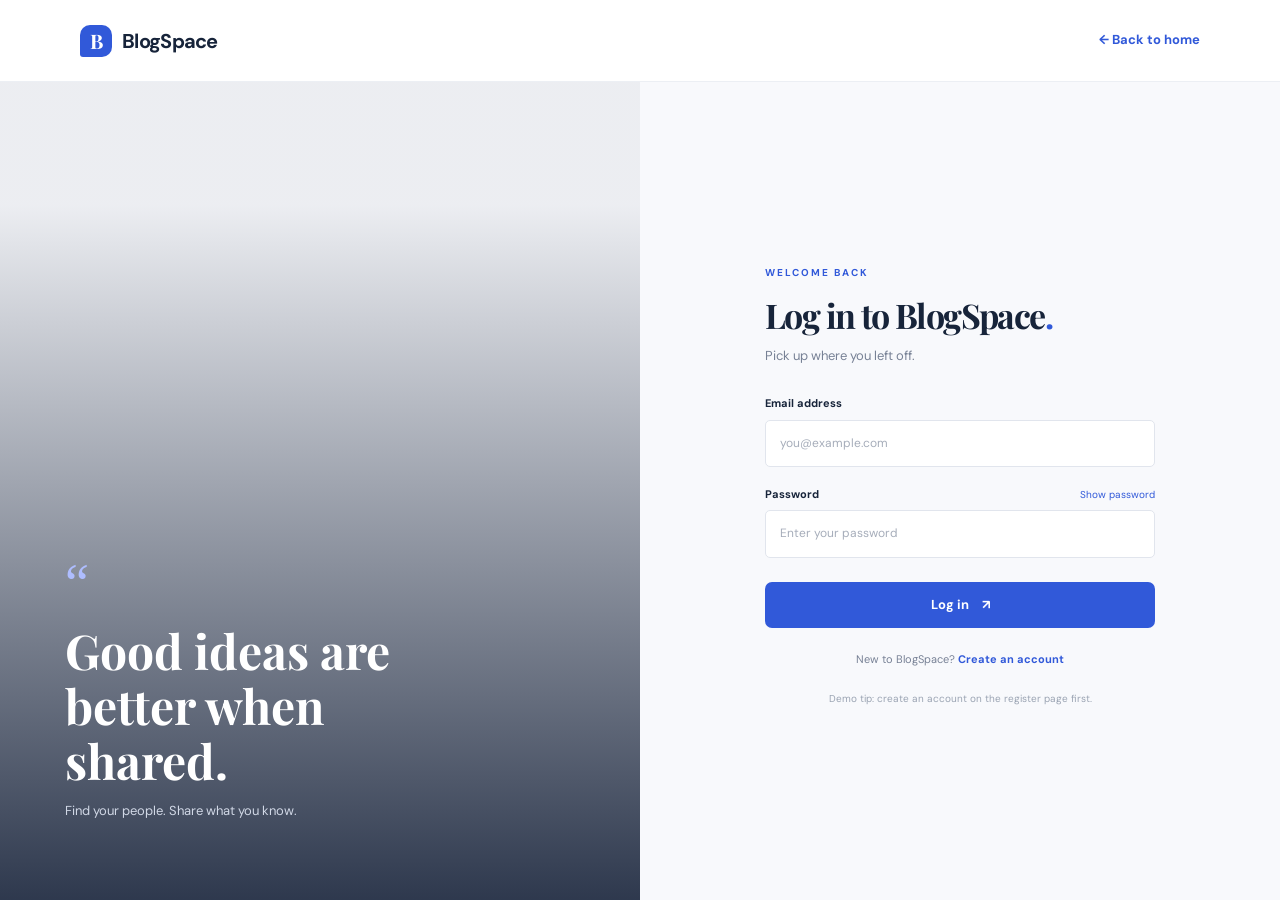
<file: BlogSpace/create-blog.html>
<!DOCTYPE html>
<html lang="en">
  <head>
    <meta charset="UTF-8" />
    <meta name="viewport" content="width=device-width, initial-scale=1.0" />
    <title>Create a story | BlogSpace</title>

    <link rel="preconnect" href="https://fonts.googleapis.com" />
    <link rel="preconnect" href="https://fonts.gstatic.com" crossorigin />
    <link
      href="https://fonts.googleapis.com/css2?family=DM+Sans:wght@400;500;600;700&family=Playfair+Display:wght@600;700&display=swap"
      rel="stylesheet"
    />
    <link rel="stylesheet" href="css/style.css" />
    <link rel="stylesheet" href="css/dashboard.css" />
  </head>

  <body class="dashboard-page">
    <header class="site-header">
      <div class="container nav-wrap">
        <a class="brand" href="index.html">
          <span class="brand-mark">B</span> BlogSpace
        </a>

        <div class="dashboard-top-actions">
          <a href="dashboard.html" class="login-link">← Dashboard</a>
          <span class="user-avatar" id="userAvatar">U</span>
        </div>
      </div>
    </header>

    <main class="container editor-main">
      <div class="editor-heading">
        <div>
          <p class="eyebrow">THE EDITOR</p>
          <h1 id="editorHeading">
            Create a story<span class="heading-dot">.</span>
          </h1>
          <p>Put your thoughts into words. You can save a draft and finish later.</p>
        </div>
      </div>

      <div class="editor-layout">
        <form class="editor-form" id="blogForm">
          <div class="form-message" id="blogMessage" role="alert"></div>

          <label for="blogTitle">Story title</label>
          <input
            id="blogTitle"
            type="text"
            placeholder="Give your story a good title..."
            maxlength="100"
            required
          />

          <label for="blogCategory">Category</label>
          <select id="blogCategory" required>
            <option value="">Choose a category</option>
            <option>Technology</option>
            <option>Lifestyle</option>
            <option>Design</option>
            <option>Learning</option>
            <option>Travel</option>
            <option>Personal</option>
          </select>

          <label for="blogImage">
            Cover image URL <span class="optional-label">Optional</span>
          </label>
          <input id="blogImage" type="url" placeholder="https://example.com/image.jpg" />

          <label for="blogExcerpt">Short introduction</label>
          <textarea
            id="blogExcerpt"
            rows="3"
            maxlength="220"
            placeholder="A short summary to help readers decide..."
            required
          ></textarea>

          <label for="blogContent">Your story</label>
          <textarea
            id="blogContent"
            class="story-content"
            rows="14"
            placeholder="Start writing here..."
            required
          ></textarea>

          <div class="editor-actions">
            <a class="cancel-link" href="dashboard.html">Cancel</a>

            <div>
              <button class="button button-outline" type="button" id="saveDraftButton">
                Save draft
              </button>
              <button class="button" type="submit" id="publishButton">
                Publish story ↗
              </button>
            </div>
          </div>
        </form>

        <aside class="editor-tip">
          <span class="tip-icon">✦</span>
          <h3>A note for writers</h3>
          <p>
            Write like you are talking to a real person. A clear idea and an honest
            voice are more important than perfect words.
          </p>

          <div class="tip-divider"></div>

          <strong>Before you publish</strong>
          <ul>
            <li>Choose a clear title</li>
            <li>Add a short introduction</li>
            <li>Check your spelling</li>
            <li>Give your story a category</li>
          </ul>
        </aside>
      </div>
    </main>

    <script src="js/main.js"></script>
    <script src="js/blog.js"></script>
  </body>
</html>
</file>
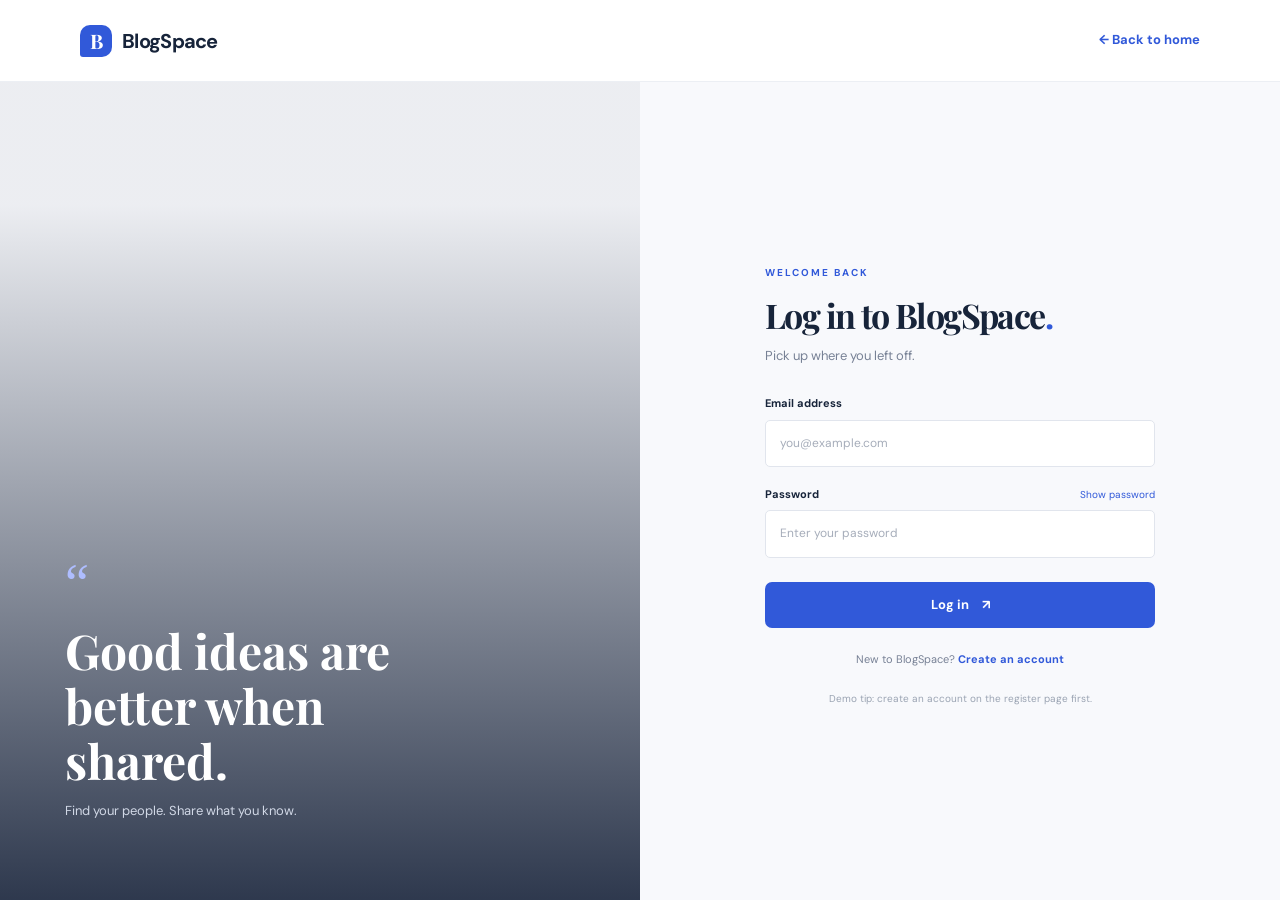
<file: BlogSpace/dashboard.html>
<!DOCTYPE html>
<html lang="en">
  <head>
    <meta charset="UTF-8" />
    <meta name="viewport" content="width=device-width, initial-scale=1.0" />
    <title>My dashboard | BlogSpace</title>

    <link rel="preconnect" href="https://fonts.googleapis.com" />
    <link rel="preconnect" href="https://fonts.gstatic.com" crossorigin />
    <link
      href="https://fonts.googleapis.com/css2?family=DM+Sans:wght@400;500;600;700&family=Playfair+Display:wght@600;700&display=swap"
      rel="stylesheet"
    />
    <link rel="stylesheet" href="css/style.css" />
    <link rel="stylesheet" href="css/dashboard.css" />
  </head>

  <body class="dashboard-page">
    <header class="site-header">
      <div class="container nav-wrap">
        <a class="brand" href="index.html">
          <span class="brand-mark">B</span> BlogSpace
        </a>

        <div class="dashboard-top-actions">
          <a href="index.html" class="login-link">View website ↗</a>
          <span class="user-avatar" id="userAvatar">U</span>
          <button class="logout-button" id="logoutButton">Log out</button>
        </div>
      </div>
    </header>

    <main class="container dashboard-main">
      <div class="dashboard-welcome">
        <div>
          <p class="eyebrow">YOUR WRITING SPACE</p>
          <h1>
            Good to see you, <span id="welcomeName">Writer</span>
            <span class="heading-dot">.</span>
          </h1>
          <p>Here is what is happening with your stories.</p>
        </div>

        <a class="button" href="create-blog.html">＋ Write a story</a>
      </div>

      <section class="stats-grid">
        <article class="stat-card">
          <span class="stat-icon">▤</span>
          <p>Total stories</p>
          <strong id="totalStories">0</strong>
          <small>All your posts</small>
        </article>

        <article class="stat-card">
          <span class="stat-icon stat-green">↗</span>
          <p>Published</p>
          <strong id="publishedStories">0</strong>
          <small>Live on BlogSpace</small>
        </article>

        <article class="stat-card">
          <span class="stat-icon stat-orange">◷</span>
          <p>Drafts</p>
          <strong id="draftStories">0</strong>
          <small>Still in progress</small>
        </article>
      </section>

      <section class="dashboard-list-section">
        <div class="list-heading">
          <div>
            <p class="eyebrow">YOUR CONTENT</p>
            <h2>My stories</h2>
          </div>
          <a href="create-blog.html" class="text-link">Create a post →</a>
        </div>

        <div class="table-wrap">
          <table class="posts-table">
            <thead>
              <tr>
                <th>STORY</th>
                <th>CATEGORY</th>
                <th>STATUS</th>
                <th>DATE</th>
                <th>ACTIONS</th>
              </tr>
            </thead>
            <tbody id="dashboardPosts"></tbody>
          </table>
        </div>

        <div class="dashboard-empty" id="dashboardEmpty">
          <div class="empty-illustration">✎</div>
          <h3>Your first story is waiting.</h3>
          <p>Start writing and your posts will show up here.</p>
          <a class="button" href="create-blog.html">Write your first story</a>
        </div>
      </section>
    </main>

    <script src="js/main.js"></script>
    <script src="js/blog.js"></script>
    <script src="js/dashboard.js"></script>
  </body>
</html>
</file>
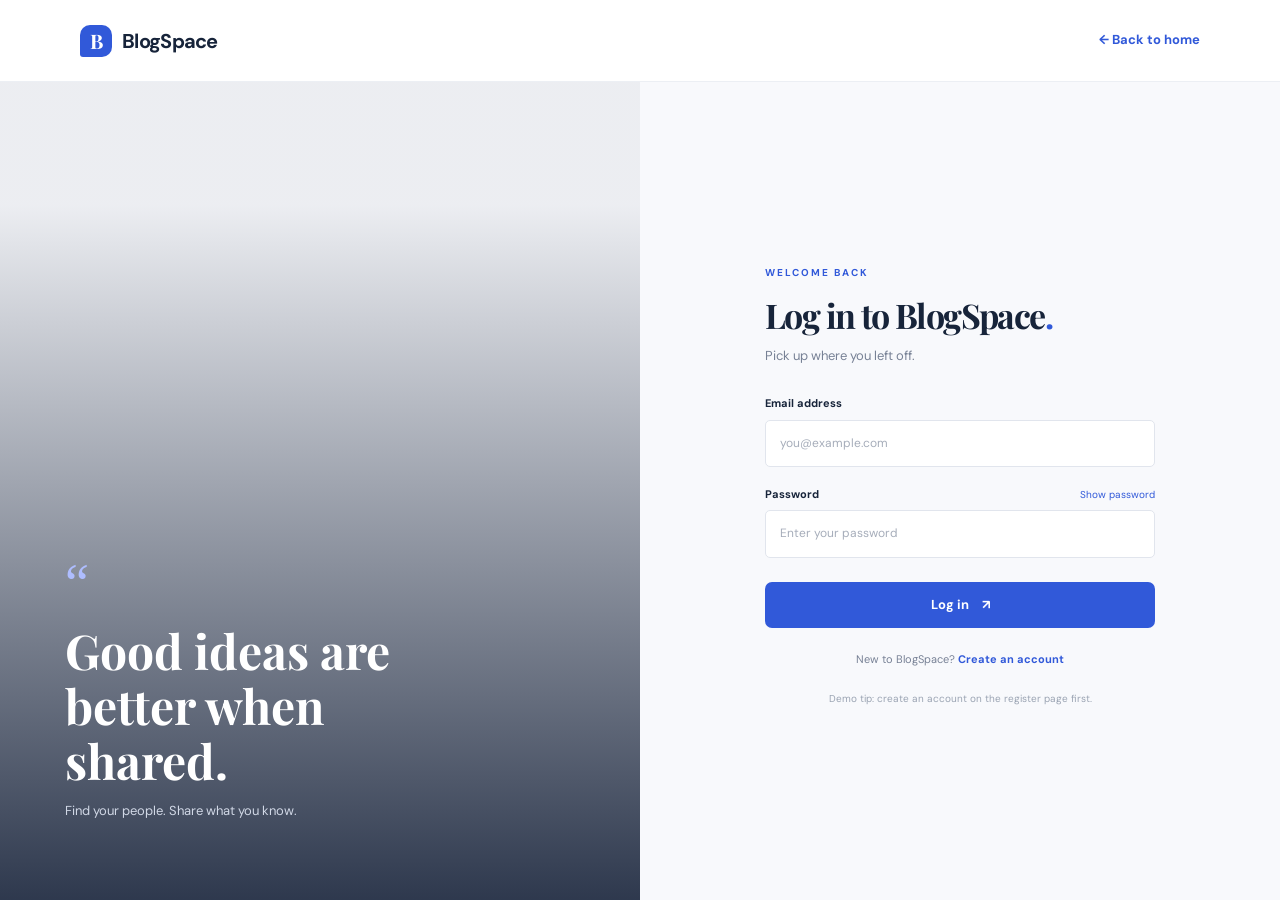
<file: BlogSpace/login.html>
<!DOCTYPE html>
<html lang="en">
  <head>
    <meta charset="UTF-8" />
    <meta name="viewport" content="width=device-width, initial-scale=1.0" />
    <title>Log in | BlogSpace</title>

    <link rel="preconnect" href="https://fonts.googleapis.com" />
    <link rel="preconnect" href="https://fonts.gstatic.com" crossorigin />
    <link
      href="https://fonts.googleapis.com/css2?family=DM+Sans:wght@400;500;600;700&family=Playfair+Display:wght@600;700&display=swap"
      rel="stylesheet"
    />
    <link rel="stylesheet" href="css/style.css" />
    <link rel="stylesheet" href="css/auth.css" />
  </head>

  <body class="auth-page">
    <header class="site-header">
      <div class="container nav-wrap">
        <a class="brand" href="index.html">
          <span class="brand-mark">B</span> BlogSpace
        </a>
        <a class="text-link" href="index.html">← Back to home</a>
      </div>
    </header>

    <main class="auth-layout">
      <section class="auth-image login-image" aria-label="Welcome section">
        <div class="auth-image-copy">
          <span class="auth-quote-mark">“</span>
          <h2>Good ideas are<br />better when shared.</h2>
          <p>Find your people. Share what you know.</p>
        </div>
      </section>

      <section class="auth-form-side">
        <div class="auth-form-box">
          <p class="eyebrow">WELCOME BACK</p>
          <h1>Log in to BlogSpace<span class="heading-dot">.</span></h1>
          <p class="form-lead">Pick up where you left off.</p>

          <div class="form-message" id="loginMessage" role="alert" aria-live="polite"></div>

          <form id="loginForm">
            <label for="loginEmail">Email address</label>
            <input
              id="loginEmail"
              name="email"
              type="email"
              placeholder="you@example.com"
              autocomplete="email"
              required
            />

            <div class="label-row">
              <label for="loginPassword">Password</label>
              <a href="#" class="small-link" id="toggleLoginPassword">Show password</a>
            </div>
            <input
              id="loginPassword"
              name="password"
              type="password"
              placeholder="Enter your password"
              autocomplete="current-password"
              required
            />

            <button class="button form-submit" type="submit">
              Log in <span>↗</span>
            </button>
          </form>

          <p class="auth-switch">
            New to BlogSpace?
            <a href="register.html">Create an account</a>
          </p>

          <p class="demo-hint">Demo tip: create an account on the register page first.</p>
        </div>
      </section>
    </main>

    <script src="js/main.js"></script>
    <script src="js/auth.js"></script>
  </body>
</html>
</file>
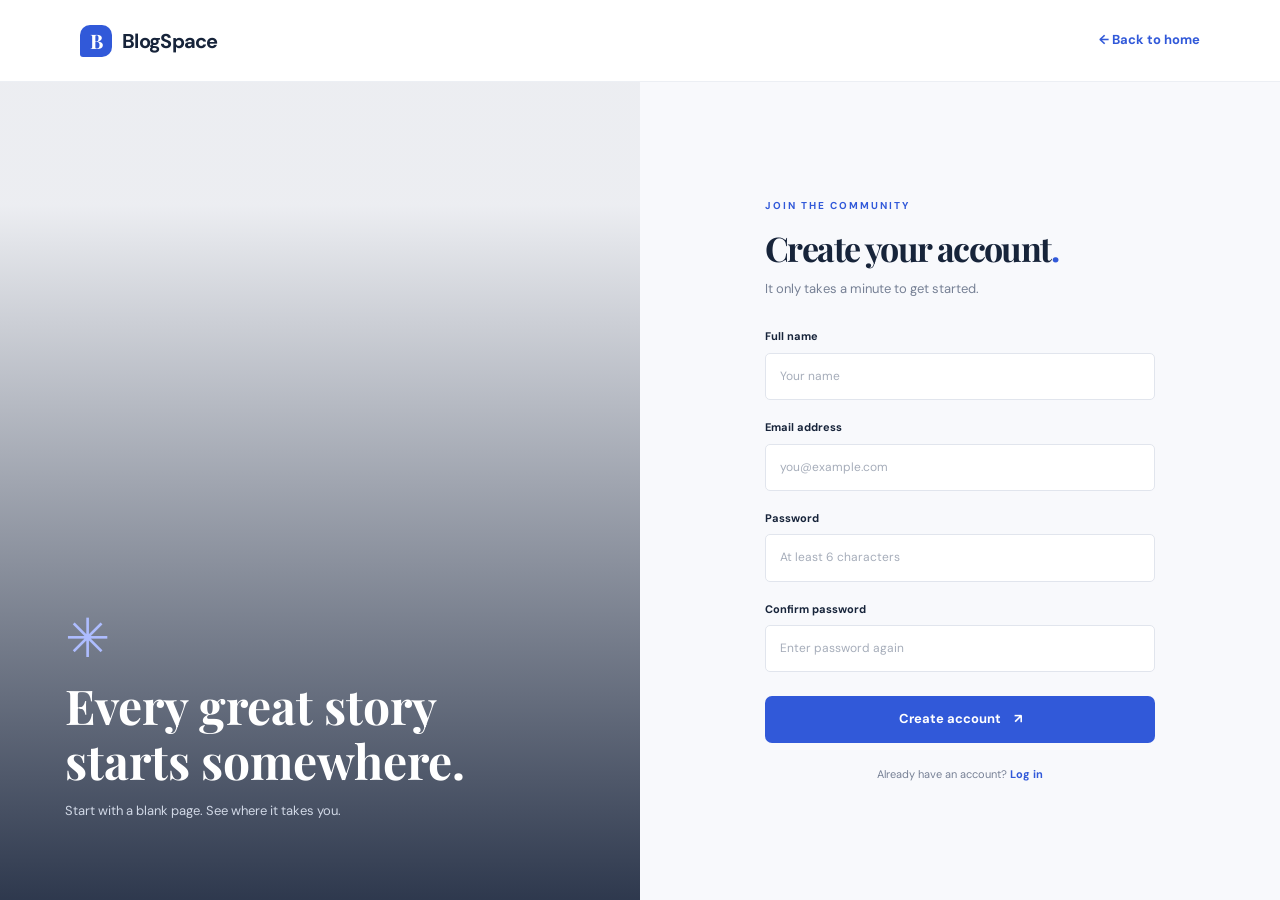
<file: BlogSpace/register.html>
<!DOCTYPE html>
<html lang="en">

<head>
  <meta charset="UTF-8" />
  <meta name="viewport" content="width=device-width, initial-scale=1.0" />
  <title>Create account | BlogSpace</title>

  <link rel="preconnect" href="https://fonts.googleapis.com" />
  <link rel="preconnect" href="https://fonts.gstatic.com" crossorigin />
  <link
    href="https://fonts.googleapis.com/css2?family=DM+Sans:wght@400;500;600;700&family=Playfair+Display:wght@600;700&display=swap"
    rel="stylesheet" />
  <link rel="stylesheet" href="css/style.css" />
  <link rel="stylesheet" href="css/auth.css" />
</head>

<body class="auth-page">
  <header class="site-header">
    <div class="container nav-wrap">
      <a class="brand" href="index.html">
        <span class="brand-mark">B</span> BlogSpace
      </a>
      <a class="text-link" href="index.html">← Back to home</a>
    </div>
  </header>

  <main class="auth-layout">
    <section class="auth-image register-image" aria-label="Welcome section">
      <div class="auth-image-copy">
        <span class="auth-quote-mark">✳</span>
        <h2>Every great story<br />starts somewhere.</h2>
        <p>Start with a blank page. See where it takes you.</p>
      </div>
    </section>

    <section class="auth-form-side">
      <div class="auth-form-box">
        <p class="eyebrow">JOIN THE COMMUNITY</p>
        <h1>Create your account<span class="heading-dot">.</span></h1>
        <p class="form-lead">It only takes a minute to get started.</p>

        <div class="form-message" id="registerMessage" role="alert" aria-live="polite"></div>

        <form id="registerForm" novalidate>
          <label for="fullName">Full name</label>
          <input id="fullName" name="name" type="text" placeholder="Your name" minlength="2" autocomplete="name"
            required />

          <label for="registerEmail">Email address</label>
          <input id="registerEmail" name="email" type="email" placeholder="you@example.com" autocomplete="email"
            required />

          <label for="registerPassword">Password</label>
          <input id="registerPassword" name="password" type="password" placeholder="At least 6 characters" minlength="6"
            autocomplete="new-password" required />

          <label for="confirmPassword">Confirm password</label>
          <input id="confirmPassword" name="confirmPassword" type="password" placeholder="Enter password again"
            autocomplete="new-password" required />

          <button class="button form-submit" type="submit">
            Create account <span>↗</span>
          </button>
        </form>

        <p class="auth-switch">
          Already have an account?
          <a href="login.html">Log in</a>
        </p>
      </div>
    </section>
  </main>

  <script src="js/main.js"></script>
  <script src="js/auth.js"></script>
</body>

</html>
</file>
<file: BlogSpace/css/style.css>
/* BlogSpace - shared website styles */
:root {
  --ink: #17243a;
  --muted: #778195;
  --blue: #3159d9;
  --blue-dark: #2448bd;
  --pale: #f4f6fb;
  --line: #e8ebf2;
  --white: #ffffff;
  --green: #2d9b72;
  --orange: #d98b45;
}

* {
  box-sizing: border-box;
}

html {
  scroll-behavior: smooth;
}

body {
  margin: 0;
  color: var(--ink);
  background: var(--white);
  font-family: "DM Sans", sans-serif;
  font-size: 15px;
  line-height: 1.6;
}

a {
  color: inherit;
  text-decoration: none;
}

button,
input,
textarea,
select {
  font: inherit;
}

button {
  cursor: pointer;
}

.container {
  width: min(1120px, calc(100% - 48px));
  margin: 0 auto;
}

.site-header {
  height: 82px;
  border-bottom: 1px solid rgba(232, 235, 242, 0.8);
  background: rgba(255, 255, 255, 0.96);
  position: relative;
  z-index: 5;
}

.nav-wrap {
  height: 100%;
  display: flex;
  align-items: center;
  justify-content: space-between;
  gap: 28px;
}

.brand {
  display: inline-flex;
  align-items: center;
  gap: 10px;
  font-weight: 700;
  font-size: 20px;
  letter-spacing: -0.7px;
  white-space: nowrap;
}

.brand-mark {
  display: grid;
  place-items: center;
  width: 32px;
  height: 32px;
  color: white;
  background: var(--blue);
  border-radius: 10px 10px 10px 3px;
  font-family: "Playfair Display", serif;
  font-size: 20px;
}

.main-nav {
  display: flex;
  align-items: center;
  gap: 34px;
  margin-left: auto;
}

.main-nav a,
.login-link {
  color: #697489;
  font-size: 13px;
  font-weight: 600;
  transition: color 0.2s;
}

.main-nav a:hover,
.main-nav a.active,
.login-link:hover {
  color: var(--blue);
}

.nav-actions {
  display: flex;
  align-items: center;
  gap: 24px;
}

.button {
  display: inline-flex;
  align-items: center;
  justify-content: center;
  gap: 13px;
  border: 0;
  border-radius: 7px;
  padding: 13px 20px;
  background: var(--blue);
  color: white;
  font-weight: 700;
  font-size: 13px;
  transition: transform 0.2s, background 0.2s, box-shadow 0.2s;
}

.button:hover {
  background: var(--blue-dark);
  transform: translateY(-2px);
  box-shadow: 0 8px 18px rgba(49, 89, 217, 0.18);
}

.button-small {
  padding: 10px 15px;
  font-size: 12px;
}

.text-link {
  color: var(--blue);
  font-size: 13px;
  font-weight: 700;
}

.text-link span {
  margin-left: 7px;
}

.menu-toggle {
  display: none;
  border: 0;
  background: transparent;
  font-size: 22px;
  color: var(--ink);
}

.hero-section {
  overflow: hidden;
  background: #f7f8fc;
}

.hero-grid {
  min-height: 565px;
  display: grid;
  grid-template-columns: 1.02fr 0.98fr;
  align-items: center;
  gap: 55px;
  padding-top: 48px;
  padding-bottom: 48px;
}

.eyebrow {
  color: var(--blue);
  font-size: 10px;
  font-weight: 700;
  letter-spacing: 2px;
  margin: 0 0 15px;
}

.eyebrow-line {
  display: inline-block;
  vertical-align: middle;
  width: 25px;
  height: 2px;
  margin-right: 8px;
  background: var(--blue);
}

.hero-copy h1,
.section-heading h2,
.join-card h2,
.auth-form-box h1,
.dashboard-welcome h1,
.editor-heading h1 {
  font-family: "Playfair Display", serif;
  letter-spacing: -1.6px;
  line-height: 1.12;
}

.hero-copy h1 {
  font-size: clamp(42px, 5vw, 62px);
  margin: 0 0 22px;
}

.hero-copy h1 em {
  color: var(--blue);
  font-weight: 600;
}

.hero-text {
  color: var(--muted);
  max-width: 440px;
  line-height: 1.9;
  margin: 0;
  font-size: 15px;
}

.hero-buttons {
  display: flex;
  align-items: center;
  gap: 28px;
  margin-top: 30px;
}

.reader-note {
  display: flex;
  align-items: center;
  gap: 14px;
  margin-top: 48px;
}

.avatar-stack {
  display: flex;
  padding-left: 5px;
}

.avatar-stack span {
  display: grid;
  place-items: center;
  width: 29px;
  height: 29px;
  margin-left: -5px;
  border: 2px solid #f7f8fc;
  border-radius: 50%;
  background: #dce4ff;
  color: #2948a9;
  font-size: 10px;
  font-weight: 700;
}

.avatar-stack span:nth-child(2) {
  background: #f5ddcf;
  color: #9c5c3e;
}

.avatar-stack span:nth-child(3) {
  background: #d6eee4;
  color: #31785c;
}

.avatar-stack span:nth-child(4) {
  background: var(--ink);
  color: white;
}

.reader-note p {
  margin: 0;
  font-size: 11px;
  line-height: 1.45;
}

.reader-note small {
  color: var(--muted);
  font-size: 10px;
}

.hero-art {
  position: relative;
  padding: 0 20px 25px 0;
}

.hero-art>img {
  width: 100%;
  height: 390px;
  display: block;
  object-fit: cover;
  border-radius: 5px;
  box-shadow: 0 24px 55px rgba(34, 47, 79, 0.13);
}

.floating-note {
  position: absolute;
  left: -35px;
  bottom: 0;
  display: flex;
  align-items: center;
  gap: 12px;
  padding: 15px 20px;
  background: white;
  border-radius: 5px;
  box-shadow: 0 10px 35px rgba(35, 48, 78, 0.12);
}

.note-icon {
  display: grid;
  place-items: center;
  width: 35px;
  height: 35px;
  border-radius: 50%;
  background: #edf1ff;
  color: var(--blue);
}

.floating-note strong,
.floating-note small {
  display: block;
}

.floating-note strong {
  font-size: 11px;
}

.floating-note small {
  color: var(--muted);
  font-size: 10px;
  margin-top: 2px;
}

.hero-stamp {
  position: absolute;
  top: 22px;
  right: 0;
  padding: 13px 17px;
  color: white;
  background: var(--blue);
  font-size: 10px;
  line-height: 1.25;
  letter-spacing: 2px;
  font-weight: 700;
  transform: rotate(5deg);
}

.topic-strip {
  border-bottom: 1px solid var(--line);
}

.topic-inner {
  min-height: 76px;
  display: flex;
  align-items: center;
  gap: 12px;
  overflow-x: auto;
}

.topic-inner>span {
  color: #929bad;
  font-size: 9px;
  font-weight: 700;
  letter-spacing: 1.5px;
  margin-right: 12px;
  white-space: nowrap;
}

.topic-chip {
  border: 1px solid transparent;
  background: transparent;
  color: #6f7b90;
  border-radius: 30px;
  padding: 8px 15px;
  font-size: 11px;
  white-space: nowrap;
}

.topic-chip:hover,
.topic-chip.selected {
  background: #eef1ff;
  color: var(--blue);
  border-color: #e0e6ff;
}

.section-space {
  padding: 85px 0 100px;
}

.section-heading {
  display: flex;
  justify-content: space-between;
  align-items: end;
  margin-bottom: 34px;
}

.section-heading h2 {
  font-size: 38px;
  margin: 0;
}

.heading-dot {
  color: var(--blue);
}

.section-intro {
  margin: 0 0 3px;
  color: var(--muted);
  font-size: 12px;
  line-height: 1.8;
}

.blog-grid {
  display: grid;
  grid-template-columns: repeat(3, 1fr);
  gap: 27px;
}

.blog-card {
  min-width: 0;
  border: 1px solid var(--line);
  border-radius: 7px;
  overflow: hidden;
  background: white;
  transition: transform 0.2s, box-shadow 0.2s;
}

.blog-card:hover {
  transform: translateY(-5px);
  box-shadow: 0 16px 35px rgba(26, 43, 78, 0.09);
}

.blog-card-image {
  display: block;
  width: 100%;
  height: 205px;
  object-fit: cover;
  background: #edf0f7;
}

.blog-card-body {
  padding: 20px 21px 22px;
}

.blog-meta {
  display: flex;
  align-items: center;
  gap: 10px;
  color: #929bad;
  font-size: 10px;
}

.category-label {
  color: var(--blue);
  background: #eef1ff;
  border-radius: 3px;
  padding: 4px 8px;
  font-size: 9px;
  font-weight: 700;
}

.blog-card h3 {
  margin: 13px 0 8px;
  font-family: "Playfair Display", serif;
  font-size: 20px;
  line-height: 1.35;
  letter-spacing: -0.3px;
}

.blog-card-body>p {
  color: var(--muted);
  font-size: 12px;
  line-height: 1.8;
  margin: 0 0 17px;
}

.card-read {
  color: var(--blue);
  font-size: 11px;
  font-weight: 700;
}

.empty-state {
  text-align: center;
  color: var(--muted);
  padding: 30px;
}

.join-section {
  padding: 0 0 90px;
}

.join-card {
  position: relative;
  overflow: hidden;
  display: flex;
  justify-content: space-between;
  align-items: center;
  gap: 25px;
  padding: 52px 60px;
  color: white;
  background: #1e2c49;
  border-radius: 8px;
}

.join-card .eyebrow {
  color: #aabaff;
}

.join-card h2 {
  font-size: 38px;
  margin: 0 0 13px;
}

.join-card p:not(.eyebrow) {
  color: #b6bfd0;
  font-size: 12px;
  margin: 0;
}

.button-light {
  color: var(--ink);
  background: white;
  position: relative;
  z-index: 1;
}

.button-light:hover {
  color: white;
}

.join-decoration {
  position: absolute;
  right: 35%;
  top: -70px;
  font-size: 230px;
  color: rgba(255, 255, 255, 0.04);
}

.site-footer {
  border-top: 1px solid var(--line);
}

.footer-inner {
  min-height: 88px;
  display: flex;
  align-items: center;
  justify-content: space-between;
  gap: 20px;
}

.footer-inner p,
.footer-inner>span {
  color: #9aa3b2;
  font-size: 10px;
  margin: 0;
}

.form-message {
  display: none;
  padding: 10px 12px;
  margin: 0 0 16px;
  border-radius: 5px;
  font-size: 12px;
}

.form-message.show {
  display: block;
}

.form-message.error {
  color: #a52e39;
  background: #fff0f1;
}

.form-message.success {
  color: #237653;
  background: #eaf8f1;
}

@media (max-width: 800px) {
  .main-nav {
    gap: 18px;
  }

  .hero-grid {
    gap: 28px;
    min-height: 490px;
  }

  .hero-art>img {
    height: 330px;
  }

  .blog-grid {
    grid-template-columns: repeat(2, 1fr);
  }

  .join-card {
    padding: 42px 35px;
  }
}

@media (max-width: 620px) {
  .container {
    width: min(100% - 32px, 520px);
  }

  .site-header {
    height: 70px;
  }

  .menu-toggle {
    display: block;
    margin-left: auto;
  }

  .main-nav {
    display: none;
    position: absolute;
    left: 16px;
    right: 16px;
    top: 62px;
    padding: 16px;
    background: white;
    border: 1px solid var(--line);
    border-radius: 7px;
    box-shadow: 0 10px 25px rgba(20, 30, 50, 0.1);
  }

  .main-nav.open {
    display: flex;
    flex-direction: column;
    align-items: flex-start;
    gap: 14px;
  }

  .nav-actions {
    gap: 10px;
  }

  .nav-actions .login-link {
    display: none;
  }

  .button-small {
    padding: 9px 11px;
  }

  .hero-grid {
    grid-template-columns: 1fr;
    padding-top: 58px;
    gap: 42px;
  }

  .hero-copy h1 {
    font-size: 46px;
  }

  .hero-art {
    margin-left: 20px;
  }

  .hero-art>img {
    height: 280px;
  }

  .floating-note {
    left: -20px;
  }

  .topic-inner {
    min-height: 68px;
    gap: 5px;
  }

  .topic-inner>span {
    display: none;
  }

  .section-space {
    padding: 62px 0 70px;
  }

  .section-heading {
    display: block;
  }

  .section-heading h2 {
    font-size: 33px;
  }

  .section-intro {
    margin-top: 12px;
  }

  .blog-grid {
    grid-template-columns: 1fr;
    gap: 18px;
  }

  .blog-card-image {
    height: 215px;
  }

  .join-card {
    display: block;
    padding: 38px 26px;
  }

  .join-card h2 {
    font-size: 34px;
  }

  .join-card .button {
    margin-top: 25px;
  }

  .footer-inner {
    padding: 22px 0;
    flex-wrap: wrap;
  }

  .footer-inner p {
    order: 3;
    width: 100%;
  }
}
</file>
<file: BlogSpace/css/dashboard.css>
/* ========================================
   Dashboard and Blog Editor
======================================== */

/* Dashboard Page */

.dashboard-page {
    background: #f7f8fb;
    min-height: 100vh;
}

/* Dashboard Header Actions */

.dashboard-top-actions {
    display: flex;
    align-items: center;
    gap: 18px;
}

.user-avatar {
    display: grid;
    place-items: center;
    width: 34px;
    height: 34px;
    border-radius: 50%;
    color: white;
    background: #263a67;
    font-size: 12px;
    font-weight: 700;
}

.logout-button {
    border: 0;
    background: transparent;
    color: #788398;
    font-size: 11px;
    font-weight: 700;
}

.logout-button:hover {
    color: var(--blue);
}

/* Dashboard Main Section */

.dashboard-main {
    padding-top: 58px;
    padding-bottom: 90px;
}

.dashboard-welcome {
    display: flex;
    align-items: end;
    justify-content: space-between;
    gap: 25px;
    margin-bottom: 34px;
}

.dashboard-welcome h1,
.editor-heading h1 {
    font-size: 36px;
    margin: 0 0 9px;
}

.dashboard-welcome p:not(.eyebrow),
.editor-heading p:not(.eyebrow) {
    color: var(--muted);
    font-size: 12px;
    margin: 0;
}

/* Statistics Cards */

.stats-grid {
    display: grid;
    grid-template-columns: repeat(3, 1fr);
    gap: 18px;
    margin-bottom: 45px;
}

.stat-card {
    position: relative;
    padding: 22px 23px;
    border: 1px solid var(--line);
    border-radius: 7px;
    background: white;
}

.stat-icon {
    display: grid;
    place-items: center;
    width: 34px;
    height: 34px;
    border-radius: 7px;
    background: #eef1ff;
    color: var(--blue);
    font-size: 17px;
}

.stat-green {
    color: var(--green);
    background: #eaf7f1;
}

.stat-orange {
    color: var(--orange);
    background: #fff4e9;
}

.stat-card p {
    color: #7d8798;
    font-size: 11px;
    margin: 16px 0 1px;
}

.stat-card strong {
    display: block;
    font-size: 28px;
    line-height: 1.4;
}

.stat-card small {
    color: #a0a8b5;
    font-size: 10px;
}

/* Blog Posts Table Section */

.dashboard-list-section {
    padding: 28px;
    background: white;
    border: 1px solid var(--line);
    border-radius: 7px;
}

.list-heading {
    display: flex;
    align-items: center;
    justify-content: space-between;
    margin-bottom: 22px;
}

.list-heading .eyebrow {
    margin-bottom: 5px;
}

.list-heading h2 {
    font-family: "Playfair Display", serif;
    font-size: 25px;
    margin: 0;
}

/* Table */

.table-wrap {
    overflow-x: auto;
}

.posts-table {
    width: 100%;
    border-collapse: collapse;
    text-align: left;
    min-width: 650px;
}

.posts-table th {
    color: #9aa3b2;
    font-size: 9px;
    letter-spacing: 1px;
    font-weight: 700;
    padding: 13px 12px;
    border-bottom: 1px solid var(--line);
}

.posts-table td {
    padding: 15px 12px;
    border-bottom: 1px solid #f0f1f5;
    font-size: 11px;
    color: #707c90;
}

.post-title-cell {
    color: var(--ink) !important;
    font-weight: 700;
    max-width: 230px;
}

/* Post Status */

.status-pill {
    display: inline-block;
    padding: 4px 8px;
    border-radius: 20px;
    color: #247653;
    background: #eaf8f1;
    font-size: 9px;
    font-weight: 700;
}

.status-draft {
    color: #a66b25;
    background: #fff4e6;
}

/* Table Action Buttons */

.table-action {
    border: 0;
    background: transparent;
    color: var(--blue);
    font-size: 10px;
    font-weight: 700;
    margin-right: 8px;
}

.table-action.delete {
    color: #c44d59;
}

/* Empty Dashboard */

.dashboard-empty {
    text-align: center;
    padding: 45px 20px 35px;
}

.empty-illustration {
    display: grid;
    place-items: center;
    width: 52px;
    height: 52px;
    border-radius: 50%;
    margin: 0 auto 15px;
    background: #eef1ff;
    color: var(--blue);
    font-size: 25px;
}

.dashboard-empty h3 {
    font-family: "Playfair Display", serif;
    font-size: 21px;
    margin: 0 0 5px;
}

.dashboard-empty p {
    color: var(--muted);
    font-size: 11px;
    margin: 0 0 18px;
}

/* ========================================
   Blog Editor
======================================== */

/* Editor Main Section */

.editor-main {
    padding-top: 50px;
    padding-bottom: 90px;
}

.editor-heading {
    margin-bottom: 30px;
}

/* Editor Layout */

.editor-layout {
    display: grid;
    grid-template-columns: minmax(0, 1fr) 270px;
    align-items: start;
    gap: 28px;
}

/* Editor Form */

.editor-form {
    padding: 28px;
    background: white;
    border: 1px solid var(--line);
    border-radius: 7px;
}

.editor-form label {
    display: block;
}

.editor-form input,
.editor-form select,
.editor-form textarea {
    display: block;
    margin-bottom: 21px;
}

.editor-form textarea {
    resize: vertical;
    line-height: 1.7;
}

.editor-form .story-content {
    min-height: 260px;
}

.optional-label {
    color: #a1a9b6;
    font-weight: 400;
    margin-left: 5px;
}

/* Editor Actions */

.editor-actions {
    display: flex;
    justify-content: space-between;
    align-items: center;
    gap: 15px;
    padding-top: 8px;
    border-top: 1px solid var(--line);
}

.editor-actions > div {
    display: flex;
    gap: 10px;
}

/* Editor Buttons */

.button-outline {
    background: white;
    color: var(--blue);
    border: 1px solid #dce3ff;
}

.button-outline:hover {
    color: white;
}

.cancel-link {
    color: #818b9d;
    font-size: 11px;
    font-weight: 700;
}

/* Writing Tips */

.editor-tip {
    padding: 23px;
    border-radius: 7px;
    background: #edf1ff;
}

.tip-icon {
    color: var(--blue);
    font-size: 23px;
}

.editor-tip h3 {
    font-family: "Playfair Display", serif;
    font-size: 19px;
    margin: 8px 0;
}

.editor-tip p,
.editor-tip li {
    color: #6e7890;
    font-size: 11px;
    line-height: 1.8;
}

.tip-divider {
    height: 1px;
    background: #dbe2fb;
    margin: 18px 0;
}

.editor-tip strong {
    font-size: 10px;
}

.editor-tip ul {
    padding-left: 17px;
    margin-bottom: 0;
}

/* ========================================
   Responsive Design - Tablets
======================================== */

@media (max-width: 760px) {

    .dashboard-main {
        padding-top: 38px;
    }

    .dashboard-welcome {
        align-items: flex-start;
        flex-direction: column;
    }

    .stats-grid {
        gap: 10px;
    }

    .stat-card {
        padding: 15px;
    }

    .editor-layout {
        grid-template-columns: 1fr;
    }

    .editor-tip {
        order: -1;
    }
}

/* ========================================
   Responsive Design - Mobile
======================================== */

@media (max-width: 520px) {

    .dashboard-top-actions {
        gap: 10px;
    }

    .dashboard-top-actions .login-link {
        display: none;
    }

    .dashboard-welcome h1,
    .editor-heading h1 {
        font-size: 29px;
    }

    .stats-grid {
        grid-template-columns: 1fr;
    }

    .stat-card {
        display: grid;
        grid-template-columns: 40px 1fr auto;
        align-items: center;
        gap: 0 10px;
    }

    .stat-icon {
        grid-row: span 2;
    }

    .stat-card p {
        margin: 0;
    }

    .stat-card strong {
        grid-column: 3;
        grid-row: 1 / span 2;
    }

    .stat-card small {
        grid-column: 2;
    }

    .dashboard-list-section,
    .editor-form {
        padding: 18px;
    }

    .editor-actions {
        align-items: flex-start;
        flex-direction: column;
    }

    .editor-actions > div {
        width: 100%;
        flex-wrap: wrap;
    }
}
</file>
<file: BlogSpace/css/auth.css>
/* Login and Registration Pages */

.auth-page {
    min-height: 100vh;
    background: #f8f9fc;
}

.auth-layout {
    min-height: calc(100vh - 82px);
    display: grid;
    grid-template-columns: 1fr 1fr;
}

/* Authentication Image Section */

.auth-image {
    position: relative;
    min-height: 650px;
    display: flex;
    align-items: end;
    padding: 65px;
    background-size: cover;
    background-position: center;
}

.auth-image::before {
    content: "";
    position: absolute;
    inset: 0;
    background: linear-gradient(
        0deg,
        rgba(13, 25, 49, 0.86),
        rgba(13, 25, 49, 0.05) 85%
    );
}

.login-image {
    background-image: url("https://images.unsplash.com/photo-1497366754035-f200968a6e72?auto=format&fit=crop&w=1200&q=85");
}

.register-image {
    background-image: url("https://images.unsplash.com/photo-1497366811353-6870744d04b2?auto=format&fit=crop&w=1200&q=85");
}

/* Image Text */

.auth-image-copy {
    position: relative;
    color: white;
    max-width: 420px;
}

.auth-quote-mark {
    color: #aebdff;
    font-family: Georgia, serif;
    font-size: 54px;
    line-height: 1;
}

.auth-image-copy h2 {
    font-family: "Playfair Display", serif;
    font-size: clamp(34px, 4vw, 48px);
    line-height: 1.15;
    margin: 12px 0;
}

.auth-image-copy p {
    color: #d1d8e6;
    font-size: 13px;
}

/* Authentication Form Section */

.auth-form-side {
    display: grid;
    place-items: center;
    padding: 55px 35px;
}

.auth-form-box {
    width: min(100%, 390px);
}

.auth-form-box h1 {
    font-size: 34px;
    margin: 0;
}

.form-lead {
    color: var(--muted);
    font-size: 13px;
    margin: 12px 0 28px;
}

/* Form Elements */

.auth-form-box form {
    display: flex;
    flex-direction: column;
}

.auth-form-box label,
.editor-form label {
    font-size: 11px;
    font-weight: 700;
    margin: 0 0 7px;
}

.auth-form-box input,
.editor-form input,
.editor-form select,
.editor-form textarea {
    width: 100%;
    border: 1px solid #e1e5ed;
    outline: none;
    border-radius: 5px;
    padding: 13px 14px;
    margin-bottom: 19px;
    color: var(--ink);
    background: white;
    font-size: 12px;
    transition: border 0.2s, box-shadow 0.2s;
}

/* Input Focus */

.auth-form-box input:focus,
.editor-form input:focus,
.editor-form select:focus,
.editor-form textarea:focus {
    border-color: #8da4ff;
    box-shadow: 0 0 0 3px rgba(49, 89, 217, 0.08);
}

/* Input Placeholder */

.auth-form-box input::placeholder,
.editor-form input::placeholder,
.editor-form textarea::placeholder {
    color: #a6adba;
}

/* Labels and Links */

.label-row {
    display: flex;
    align-items: center;
    justify-content: space-between;
}

.small-link {
    color: var(--blue);
    font-size: 10px;
    margin-bottom: 7px;
}

/* Submit Button */

.form-submit {
    width: 100%;
    margin-top: 5px;
}

/* Authentication Switch */

.auth-switch {
    text-align: center;
    color: var(--muted);
    font-size: 11px;
    margin: 23px 0 0;
}

.auth-switch a {
    color: var(--blue);
    font-weight: 700;
}

/* Demo Account Hint */

.demo-hint {
    color: #9aa3b2;
    text-align: center;
    font-size: 10px;
    margin-top: 22px;
}

/* Responsive Design */

@media (max-width: 760px) {

    .auth-layout {
        grid-template-columns: 1fr;
        min-height: auto;
    }

    .auth-image {
        min-height: 230px;
        padding: 30px;
    }

    .auth-image-copy h2 {
        font-size: 30px;
    }

    .auth-quote-mark {
        font-size: 32px;
    }

    .auth-form-side {
        padding: 48px 24px 60px;
    }
}
</file>
